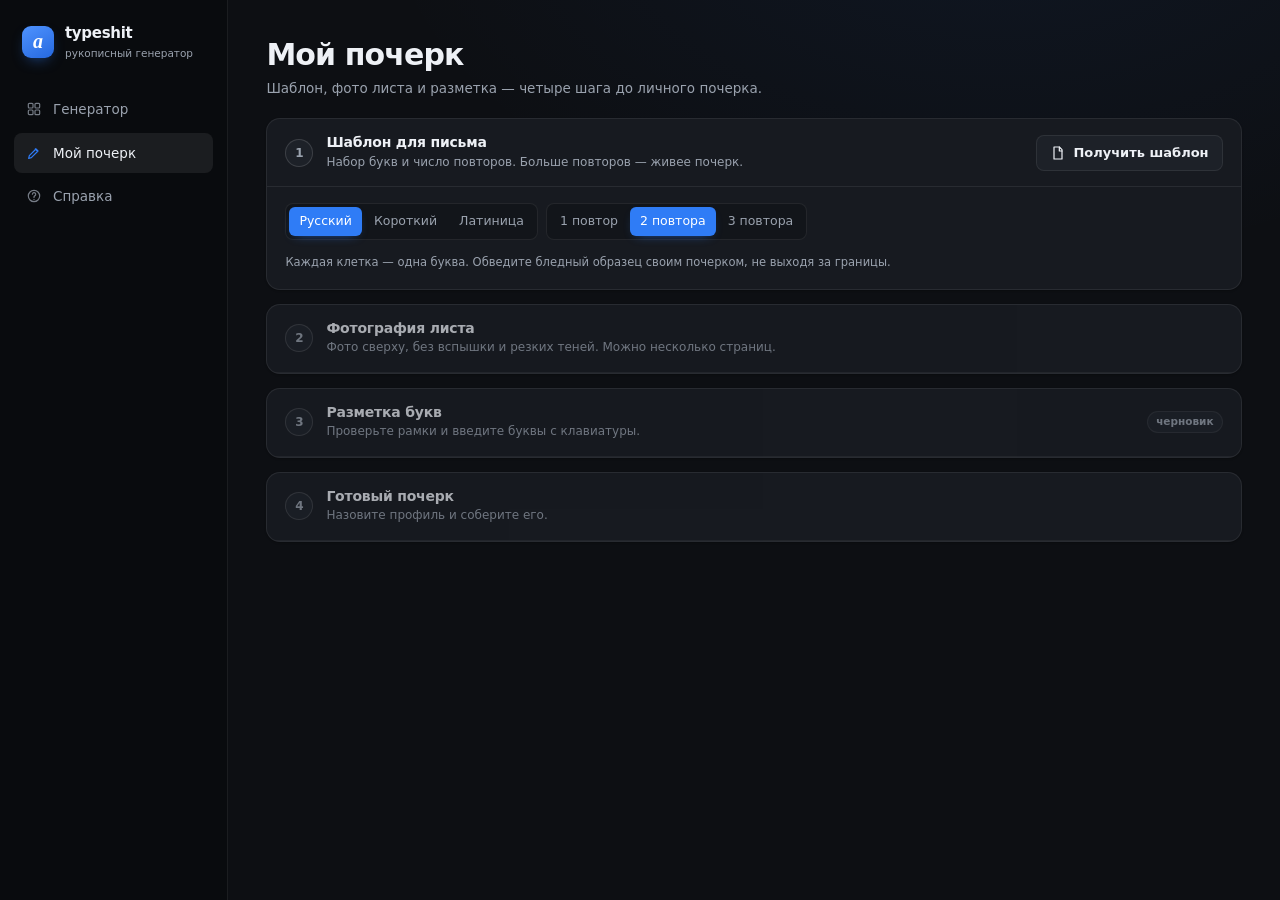
<file: internal/webui/static/handwriting.html>
<!doctype html>
<html lang="ru">
<head>
<meta charset="utf-8">
<meta name="viewport" content="width=device-width, initial-scale=1">
<title>Свой почерк: шаблон, фото, разметка — typeshit</title>
<meta name="description" content="Снимите свой почерк: распечатайте шаблон, напишите буквы, сфотографируйте лист и разметьте ячейки. Генератор будет писать вашим почерком.">
<meta name="color-scheme" content="dark">
<link rel="icon" href="data:image/svg+xml,%3Csvg xmlns='http://www.w3.org/2000/svg' viewBox='0 0 32 32'%3E%3Crect width='32' height='32' rx='8' fill='%232f7cf6'/%3E%3Ctext x='16' y='23' font-size='19' text-anchor='middle' fill='%23fff' font-family='Georgia,serif' font-style='italic'%3Eа%3C/text%3E%3C/svg%3E">
<link rel="stylesheet" href="app.css?v=3">
</head>
<body>

<noscript><div class="app-main"><div class="panel"><div class="panel-body"><p><strong>Нужен JavaScript.</strong> Студия разметки работает на JavaScript: без него не получится отметить буквы на фото.</p></div></div></div></noscript>

<div class="app-shell">
  <aside class="sidebar no-print">
    <a class="brand" href="index.html" aria-label="typeshit — на главную">
      <span class="brand-mark" aria-hidden="true">а</span>
      <span class="brand-text">typeshit<small>рукописный генератор</small></span>
    </a>
    <nav class="side-nav" aria-label="Основная навигация">
      <a href="index.html" data-icon="grid"><span>Генератор</span></a>
      <a href="handwriting.html" aria-current="page" data-icon="pen"><span>Мой почерк</span></a>
      <a href="help.html" data-icon="help"><span>Справка</span></a>
    </nav>
  </aside>

  <main class="app-main">
    <header class="page-top no-print">
      <div>
        <h1>Мой почерк</h1>
        <p class="page-sub">Шаблон, фото листа и разметка — четыре шага до личного почерка.</p>
      </div>
    </header>

    <div class="steps">

      <!-- 1 -->
      <section class="panel step" id="step1">
        <div class="step-head">
          <span class="step-num">1</span>
          <div>
            <h2>Шаблон для письма</h2>
            <div class="sub">Набор букв и число повторов. Больше повторов — живее почерк.</div>
          </div>
          <span class="spacer"></span>
          <button type="button" class="btn" id="btn-template" data-icon="file">Получить шаблон</button>
        </div>
        <div class="step-body">
          <div class="step-tools">
            <div class="seg" id="seg-lang" role="group" aria-label="Набор символов">
              <button type="button" data-value="ru" aria-pressed="true">Русский</button>
              <button type="button" data-value="ru-short" aria-pressed="false">Короткий</button>
              <button type="button" data-value="latin" aria-pressed="false">Латиница</button>
            </div>
            <div class="seg" id="seg-reps" role="group" aria-label="Повторов на букву">
              <button type="button" data-value="1" aria-pressed="false">1 повтор</button>
              <button type="button" data-value="2" aria-pressed="true">2 повтора</button>
              <button type="button" data-value="3" aria-pressed="false">3 повтора</button>
            </div>
            <button type="button" class="btn hidden" id="btn-print" data-icon="print">Печать</button>
          </div>
          <div class="template-grid" id="template-grid"></div>
          <p class="hint" id="template-hint">Каждая клетка — одна буква. Обведите бледный образец своим почерком, не выходя за границы.</p>
        </div>
      </section>

      <!-- 2 -->
      <section class="panel step locked" id="step2">
        <div class="step-head">
          <span class="step-num">2</span>
          <div>
            <h2>Фотография листа</h2>
            <div class="sub">Фото сверху, без вспышки и резких теней. Можно несколько страниц.</div>
          </div>
        </div>
        <div class="step-body">
          <div class="dropzone" id="dropzone" tabindex="0" role="button"
               aria-label="Загрузить фотографию заполненного шаблона">
            <span class="drop-icon" data-icon="upload" data-icon-size="17" aria-hidden="true"></span>
            <p><strong>Перетащите фото сюда</strong> или нажмите, чтобы выбрать файл</p>
            <p class="hint">PNG, JPEG или WebP до 20 МБ</p>
          </div>
          <input type="file" id="file-input" accept="image/*" capture="environment" multiple class="hidden">
          <p class="hint" id="upload-status" style="margin-top:10px"></p>
        </div>
      </section>

      <!-- 3 -->
      <section class="panel step locked" id="step3">
        <div class="step-head">
          <span class="step-num">3</span>
          <div>
            <h2>Разметка букв</h2>
            <div class="sub">Проверьте рамки и введите буквы с клавиатуры.</div>
          </div>
          <span class="spacer"></span>
          <span class="badge" id="markup-state">черновик</span>
        </div>
        <div class="step-body flush">
          <div class="markup">
            <div class="canvas-wrap" id="canvas-wrap">
              <div class="sheet-tabs" id="sheet-tabs" hidden></div>
              <div class="canvas-toolbar">
                <button type="button" class="btn btn-sm btn-icon" id="btn-add-cell" data-icon="plus" title="Добавить ячейку (Shift + протянуть)" aria-label="Добавить ячейку"></button>
                <button type="button" class="btn btn-sm btn-icon" id="btn-undo" data-icon="undo" title="Отменить (Ctrl+Z)" aria-label="Отменить"></button>
                <button type="button" class="btn btn-sm btn-icon" id="btn-redo" data-icon="redo" title="Вернуть (Ctrl+Shift+Z)" aria-label="Вернуть"></button>
                <button type="button" class="btn btn-sm btn-icon" id="btn-fit" data-icon="refresh" title="Вписать лист" aria-label="Вписать лист"></button>
              </div>
              <canvas id="canvas"></canvas>
              <div class="canvas-hint" id="canvas-hint">Клик — выбрать · Shift + протянуть — новая ячейка · колесо — масштаб</div>
            </div>
            <aside class="side">
              <div class="side-head">
                <div class="side-row">
                  <strong>Ячейки</strong>
                  <span class="badge" id="cells-count">0</span>
                  <span class="spacer"></span>
                  <span class="side-zoom"><span data-icon="zoomIn" data-icon-size="12" aria-hidden="true"></span><span id="zoom-label">100%</span></span>
                </div>
                <div class="progress" style="margin-top:8px"><i id="cells-progress"></i></div>
              </div>
              <div class="side-body">
                <div class="inspector" id="inspector"></div>
                <div class="divider"></div>
                <h4 style="margin-bottom:8px">Буквы в разметке</h4>
                <div class="char-list" id="char-list"></div>
                <div class="divider"></div>
                <h4 style="margin-bottom:8px">Проверка</h4>
                <div class="report" id="report"></div>
              </div>
              <div class="side-foot">
                <button type="button" class="btn btn-sm btn-block" id="btn-save-cells" data-icon="check">Сохранить разметку</button>
                <p class="hint" style="margin:0">Черновик хранится в браузере — можно закрыть вкладку и вернуться.</p>
              </div>
            </aside>
          </div>
        </div>
      </section>

      <!-- 4 -->
      <section class="panel step locked" id="step4">
        <div class="step-head">
          <span class="step-num">4</span>
          <div>
            <h2>Готовый почерк</h2>
            <div class="sub">Назовите профиль и соберите его.</div>
          </div>
        </div>
        <div class="step-body">
          <div class="step-tools">
            <div class="field" style="flex:1; min-width:220px">
              <label for="profile-name">Название</label>
              <input type="text" id="profile-name" placeholder="Например: мой почерк, шариковая" autocomplete="off">
            </div>
            <button type="button" class="btn btn-primary" id="btn-commit" data-icon="wand">Создать почерк</button>
          </div>
          <div id="commit-result"></div>
        </div>
      </section>

    </div>
  </main>
</div>

<div class="toasts" aria-live="polite" role="status"></div>
<div class="print-only" id="print-area"></div>

<script src="js/api.js?v=3" defer></script>
<script src="js/studio.js?v=3" defer></script>
</body>
</html>
</file>
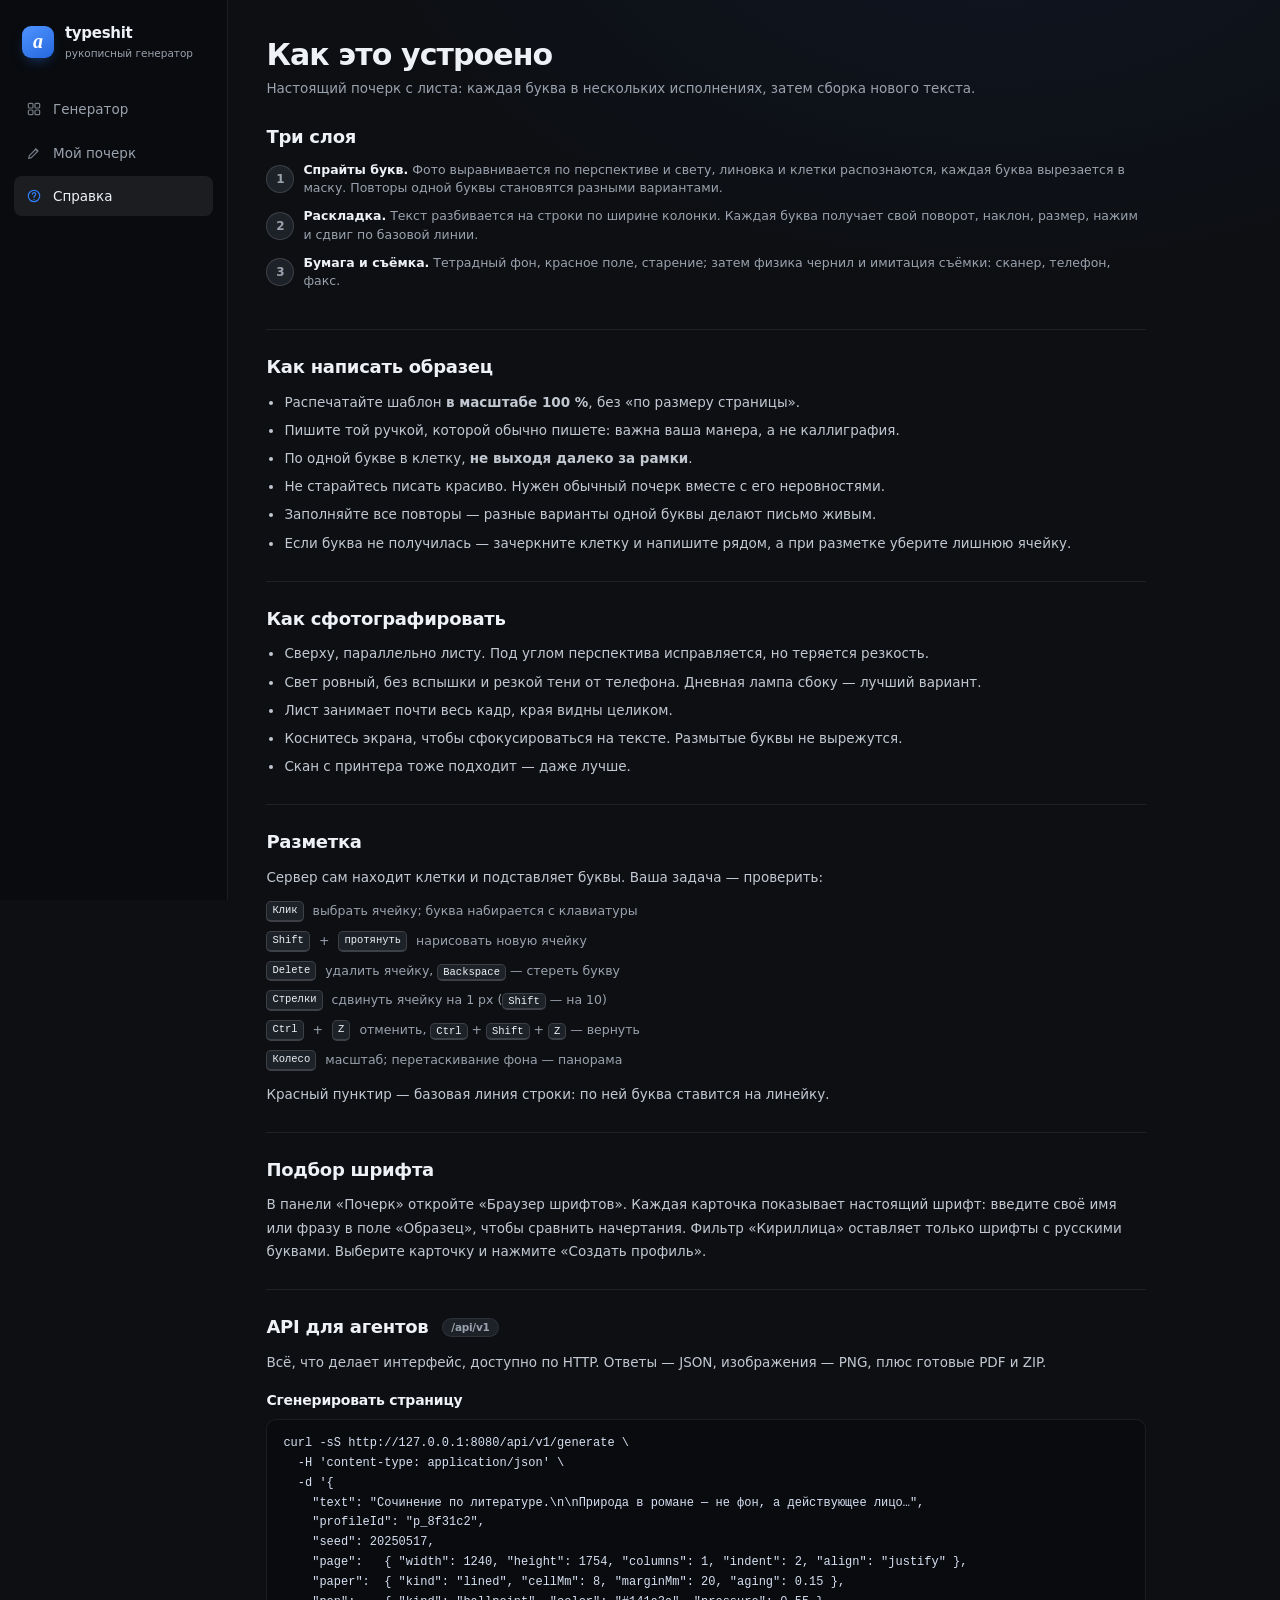
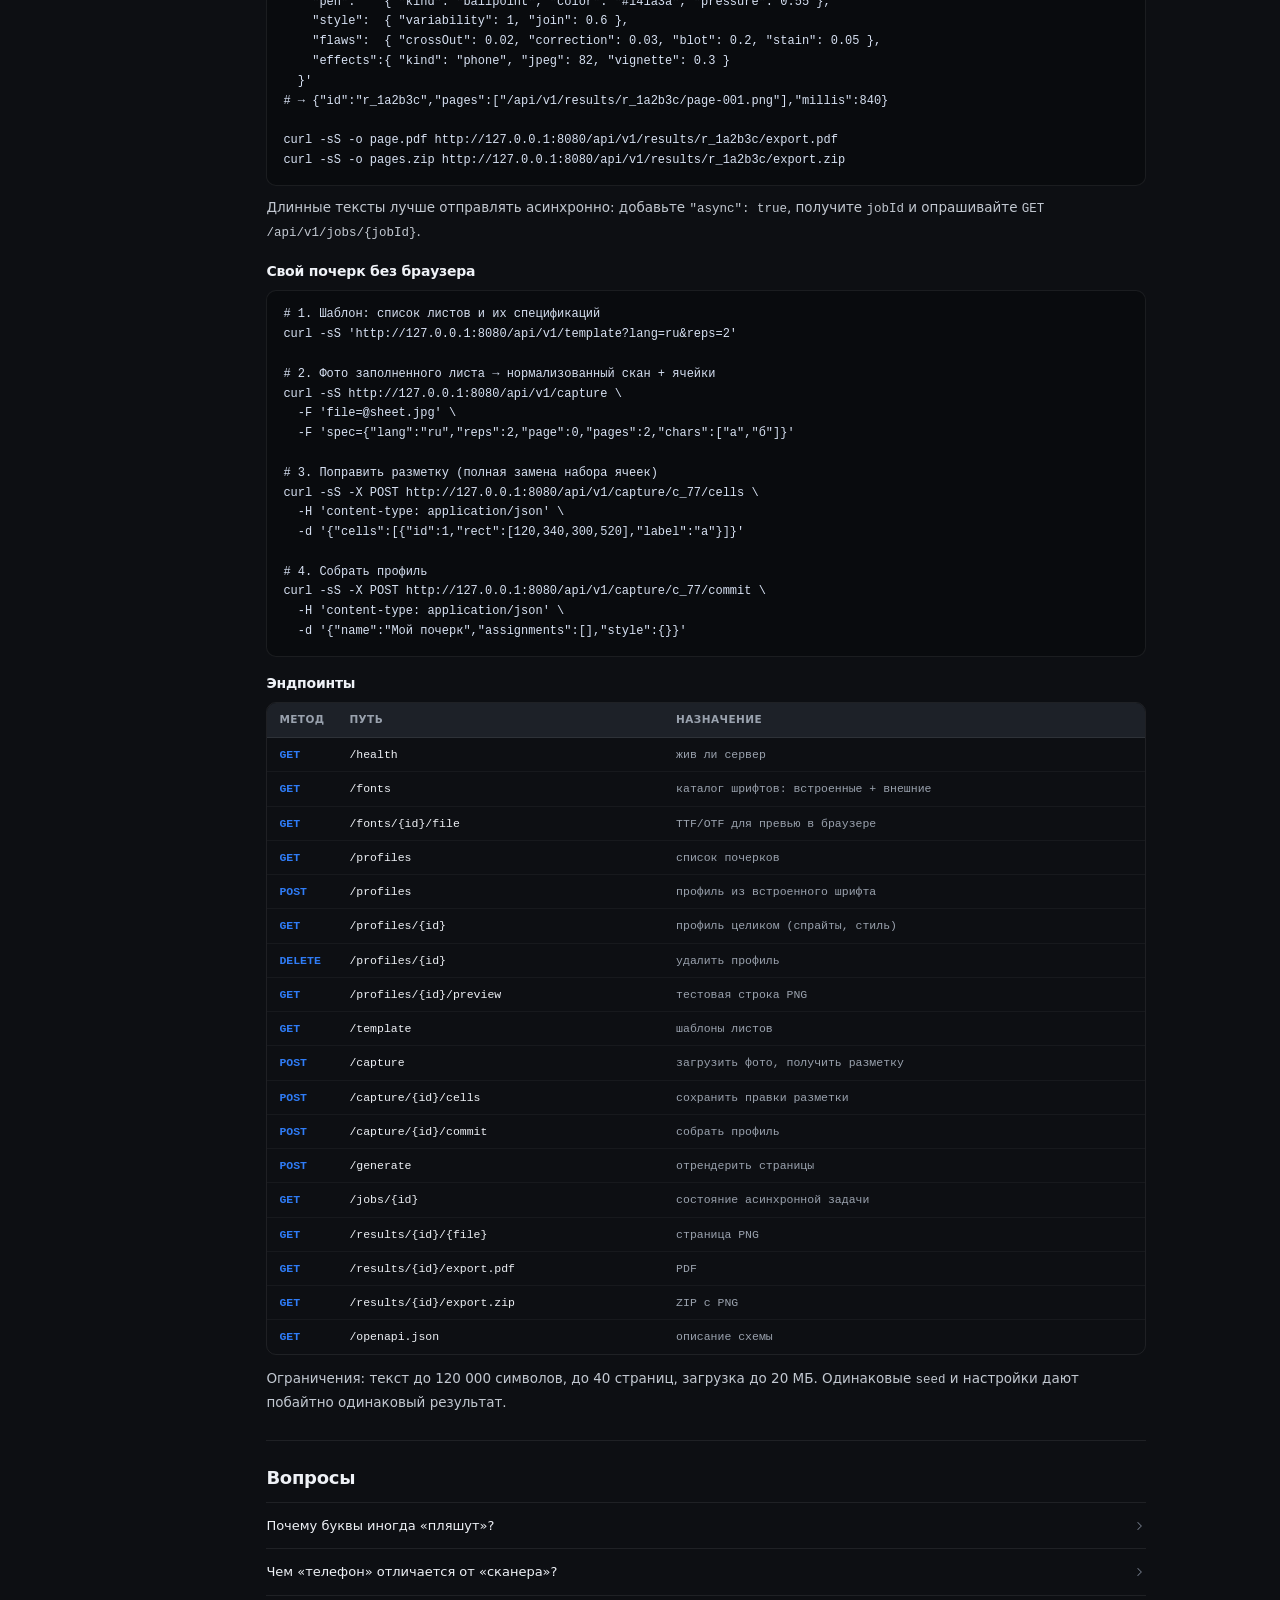
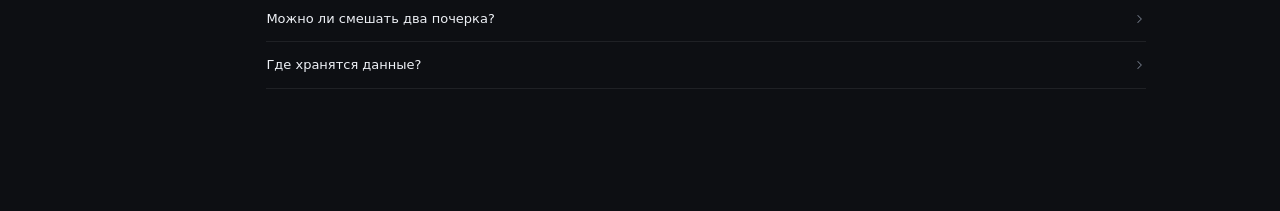
<file: internal/webui/static/help.html>
<!doctype html>
<html lang="ru">
<head>
<meta charset="utf-8">
<meta name="viewport" content="width=device-width, initial-scale=1">
<title>Справка — typeshit</title>
<meta name="description" content="Как снять свой почерк, как сфотографировать лист и как вызывать API генератора рукописных страниц.">
<meta name="color-scheme" content="dark">
<link rel="icon" href="data:image/svg+xml,%3Csvg xmlns='http://www.w3.org/2000/svg' viewBox='0 0 32 32'%3E%3Crect width='32' height='32' rx='8' fill='%232f7cf6'/%3E%3Ctext x='16' y='23' font-size='19' text-anchor='middle' fill='%23fff' font-family='Georgia,serif' font-style='italic'%3Eа%3C/text%3E%3C/svg%3E">
<link rel="stylesheet" href="app.css?v=3">
</head>
<body>

<div class="app-shell">
  <aside class="sidebar no-print">
    <a class="brand" href="index.html" aria-label="typeshit — на главную">
      <span class="brand-mark" aria-hidden="true">а</span>
      <span class="brand-text">typeshit<small>рукописный генератор</small></span>
    </a>
    <nav class="side-nav" aria-label="Основная навигация">
      <a href="index.html" data-icon="grid"><span>Генератор</span></a>
      <a href="handwriting.html" data-icon="pen"><span>Мой почерк</span></a>
      <a href="help.html" aria-current="page" data-icon="help"><span>Справка</span></a>
    </nav>
  </aside>

  <main class="app-main">
    <header class="page-top">
      <div>
        <h1>Как это устроено</h1>
        <p class="page-sub">Настоящий почерк с листа: каждая буква в нескольких исполнениях, затем сборка нового текста.</p>
      </div>
    </header>

    <article class="doc">

      <section class="doc-section">
        <h2>Три слоя</h2>
        <div class="steps-legend">
          <div class="item"><span class="step-num">1</span><div><strong>Спрайты букв.</strong> Фото выравнивается по перспективе и свету, линовка и клетки распознаются, каждая буква вырезается в маску. Повторы одной буквы становятся разными вариантами.</div></div>
          <div class="item"><span class="step-num">2</span><div><strong>Раскладка.</strong> Текст разбивается на строки по ширине колонки. Каждая буква получает свой поворот, наклон, размер, нажим и сдвиг по базовой линии.</div></div>
          <div class="item"><span class="step-num">3</span><div><strong>Бумага и съёмка.</strong> Тетрадный фон, красное поле, старение; затем физика чернил и имитация съёмки: сканер, телефон, факс.</div></div>
        </div>
      </section>

      <section class="doc-section">
        <h2>Как написать образец</h2>
        <ul>
          <li>Распечатайте шаблон <strong>в масштабе 100 %</strong>, без «по размеру страницы».</li>
          <li>Пишите той ручкой, которой обычно пишете: важна ваша манера, а не каллиграфия.</li>
          <li>По одной букве в клетку, <strong>не выходя далеко за рамки</strong>.</li>
          <li>Не старайтесь писать красиво. Нужен обычный почерк вместе с его неровностями.</li>
          <li>Заполняйте все повторы — разные варианты одной буквы делают письмо живым.</li>
          <li>Если буква не получилась — зачеркните клетку и напишите рядом, а при разметке уберите лишнюю ячейку.</li>
        </ul>
      </section>

      <section class="doc-section">
        <h2>Как сфотографировать</h2>
        <ul>
          <li>Сверху, параллельно листу. Под углом перспектива исправляется, но теряется резкость.</li>
          <li>Свет ровный, без вспышки и резкой тени от телефона. Дневная лампа сбоку — лучший вариант.</li>
          <li>Лист занимает почти весь кадр, края видны целиком.</li>
          <li>Коснитесь экрана, чтобы сфокусироваться на тексте. Размытые буквы не вырежутся.</li>
          <li>Скан с принтера тоже подходит — даже лучше.</li>
        </ul>
      </section>

      <section class="doc-section">
        <h2>Разметка</h2>
        <p>Сервер сам находит клетки и подставляет буквы. Ваша задача — проверить:</p>
        <div class="steps-legend">
          <div class="item"><span class="kbd">Клик</span><div>выбрать ячейку; буква набирается с клавиатуры</div></div>
          <div class="item"><span class="kbd">Shift</span> + <span class="kbd">протянуть</span><div>нарисовать новую ячейку</div></div>
          <div class="item"><span class="kbd">Delete</span><div>удалить ячейку, <span class="kbd">Backspace</span> — стереть букву</div></div>
          <div class="item"><span class="kbd">Стрелки</span><div>сдвинуть ячейку на 1 px (<span class="kbd">Shift</span> — на 10)</div></div>
          <div class="item"><span class="kbd">Ctrl</span> + <span class="kbd">Z</span><div>отменить, <span class="kbd">Ctrl</span> + <span class="kbd">Shift</span> + <span class="kbd">Z</span> — вернуть</div></div>
          <div class="item"><span class="kbd">Колесо</span><div>масштаб; перетаскивание фона — панорама</div></div>
        </div>
        <p class="hint">Красный пунктир — базовая линия строки: по ней буква ставится на линейку.</p>
      </section>

      <section class="doc-section">
        <h2>Подбор шрифта</h2>
        <p>В панели «Почерк» откройте «Браузер шрифтов». Каждая карточка показывает настоящий шрифт: введите своё имя или фразу в поле «Образец», чтобы сравнить начертания. Фильтр «Кириллица» оставляет только шрифты с русскими буквами. Выберите карточку и нажмите «Создать профиль».</p>
      </section>

      <section class="doc-section">
        <h2>API для агентов <span class="badge" style="margin-left:8px; vertical-align:2px">/api/v1</span></h2>
        <p class="hint">Всё, что делает интерфейс, доступно по HTTP. Ответы — JSON, изображения — PNG, плюс готовые PDF и ZIP.</p>

        <h3 style="margin:18px 0 6px">Сгенерировать страницу</h3>
        <pre class="code">curl -sS http://127.0.0.1:8080/api/v1/generate \
  -H 'content-type: application/json' \
  -d '{
    "text": "Сочинение по литературе.\n\nПрирода в романе — не фон, а действующее лицо…",
    "profileId": "p_8f31c2",
    "seed": 20250517,
    "page":   { "width": 1240, "height": 1754, "columns": 1, "indent": 2, "align": "justify" },
    "paper":  { "kind": "lined", "cellMm": 8, "marginMm": 20, "aging": 0.15 },
    "pen":    { "kind": "ballpoint", "color": "#141a3a", "pressure": 0.55 },
    "style":  { "variability": 1, "join": 0.6 },
    "flaws":  { "crossOut": 0.02, "correction": 0.03, "blot": 0.2, "stain": 0.05 },
    "effects":{ "kind": "phone", "jpeg": 82, "vignette": 0.3 }
  }'
# → {"id":"r_1a2b3c","pages":["/api/v1/results/r_1a2b3c/page-001.png"],"millis":840}

curl -sS -o page.pdf http://127.0.0.1:8080/api/v1/results/r_1a2b3c/export.pdf
curl -sS -o pages.zip http://127.0.0.1:8080/api/v1/results/r_1a2b3c/export.zip</pre>

        <p class="hint">Длинные тексты лучше отправлять асинхронно: добавьте <span class="mono">"async": true</span>, получите <span class="mono">jobId</span> и опрашивайте <span class="mono">GET /api/v1/jobs/{jobId}</span>.</p>

        <h3 style="margin:18px 0 6px">Свой почерк без браузера</h3>
        <pre class="code"># 1. Шаблон: список листов и их спецификаций
curl -sS 'http://127.0.0.1:8080/api/v1/template?lang=ru&amp;reps=2'

# 2. Фото заполненного листа → нормализованный скан + ячейки
curl -sS http://127.0.0.1:8080/api/v1/capture \
  -F 'file=@sheet.jpg' \
  -F 'spec={"lang":"ru","reps":2,"page":0,"pages":2,"chars":["а","б"]}'

# 3. Поправить разметку (полная замена набора ячеек)
curl -sS -X POST http://127.0.0.1:8080/api/v1/capture/c_77/cells \
  -H 'content-type: application/json' \
  -d '{"cells":[{"id":1,"rect":[120,340,300,520],"label":"а"}]}'

# 4. Собрать профиль
curl -sS -X POST http://127.0.0.1:8080/api/v1/capture/c_77/commit \
  -H 'content-type: application/json' \
  -d '{"name":"Мой почерк","assignments":[],"style":{}}'</pre>

        <h3 style="margin:18px 0 6px">Эндпоинты</h3>
        <div class="table-wrap">
          <table class="api-table">
            <thead>
              <tr><th>Метод</th><th>Путь</th><th>Назначение</th></tr>
            </thead>
            <tbody id="api-table">
              <tr><td>GET</td><td>/health</td><td>жив ли сервер</td></tr>
              <tr><td>GET</td><td>/fonts</td><td>каталог шрифтов: встроенные + внешние</td></tr>
              <tr><td>GET</td><td>/fonts/{id}/file</td><td>TTF/OTF для превью в браузере</td></tr>
              <tr><td>GET</td><td>/profiles</td><td>список почерков</td></tr>
              <tr><td>POST</td><td>/profiles</td><td>профиль из встроенного шрифта</td></tr>
              <tr><td>GET</td><td>/profiles/{id}</td><td>профиль целиком (спрайты, стиль)</td></tr>
              <tr><td>DELETE</td><td>/profiles/{id}</td><td>удалить профиль</td></tr>
              <tr><td>GET</td><td>/profiles/{id}/preview</td><td>тестовая строка PNG</td></tr>
              <tr><td>GET</td><td>/template</td><td>шаблоны листов</td></tr>
              <tr><td>POST</td><td>/capture</td><td>загрузить фото, получить разметку</td></tr>
              <tr><td>POST</td><td>/capture/{id}/cells</td><td>сохранить правки разметки</td></tr>
              <tr><td>POST</td><td>/capture/{id}/commit</td><td>собрать профиль</td></tr>
              <tr><td>POST</td><td>/generate</td><td>отрендерить страницы</td></tr>
              <tr><td>GET</td><td>/jobs/{id}</td><td>состояние асинхронной задачи</td></tr>
              <tr><td>GET</td><td>/results/{id}/{file}</td><td>страница PNG</td></tr>
              <tr><td>GET</td><td>/results/{id}/export.pdf</td><td>PDF</td></tr>
              <tr><td>GET</td><td>/results/{id}/export.zip</td><td>ZIP с PNG</td></tr>
              <tr><td>GET</td><td>/openapi.json</td><td>описание схемы</td></tr>
            </tbody>
          </table>
        </div>
        <p class="hint" style="margin-top:12px">Ограничения: текст до 120 000 символов, до 40 страниц, загрузка до 20 МБ. Одинаковые <span class="mono">seed</span> и настройки дают побайтно одинаковый результат.</p>
      </section>

      <section class="doc-section">
        <h2>Вопросы</h2>
        <div class="faq">
          <details>
            <summary>Почему буквы иногда «пляшут»?<span class="chev" data-icon="right" data-icon-size="14"></span></summary>
            <div class="answer"><p>Так работает разброс: у каждой буквы свой поворот и сдвиг, у строки — собственное дрожание. Уменьшите «Разброс» в группе «Стиль письма», если нужно ровнее.</p></div>
          </details>
          <details>
            <summary>Чем «телефон» отличается от «сканера»?<span class="chev" data-icon="right" data-icon-size="14"></span></summary>
            <div class="answer"><p>«Сканер» выбеливает бумагу, добавляет пыль и полосы. «Телефон» наклоняет лист, добавляет перспективу, виньетку, тень и артефакты JPEG.</p></div>
          </details>
          <details>
            <summary>Можно ли смешать два почерка?<span class="chev" data-icon="right" data-icon-size="14"></span></summary>
            <div class="answer"><p>Возьмите лист с буквами, которые хотите взять из другого почерка, и создайте профиль только с ними. Пока профиль один на страницу.</p></div>
          </details>
          <details>
            <summary>Где хранятся данные?<span class="chev" data-icon="right" data-icon-size="14"></span></summary>
            <div class="answer"><p>Всё локально: <span class="mono">data/profiles</span> — почерки, <span class="mono">data/captures</span> — сканы и разметка, <span class="mono">data/results</span> — готовые страницы. Внешних сервисов нет.</p></div>
          </details>
        </div>
      </section>

    </article>
  </main>
</div>

<div class="toasts" aria-live="polite" role="status"></div>
<script src="js/api.js?v=3" defer></script>
<script defer>
  document.addEventListener("DOMContentLoaded", function () { window.App.applyIcons(document); });
</script>
</body>
</html>
</file>
<file: internal/webui/static/app.css>
/* typeshit — handwriting generator UI
   Dark workspace, one accent, flat panels. No external fonts or frameworks. */

:root {
  color-scheme: dark;

  --bg: #0d0f13;
  --bg-deep: #090b0e;
  --surface: #171a20;
  --surface-2: #1d2128;
  --surface-3: #252a33;
  --surface-4: #2e3440;
  --input: #12151a;
  --line: rgba(255, 255, 255, .075);
  --line-strong: rgba(255, 255, 255, .14);
  --text: #eef1f6;
  --muted: #9aa2ae;
  --faint: #707886;
  --accent: #2f7cf6;
  --accent-hover: #4a8dff;
  --accent-soft: rgba(47, 124, 246, .14);
  --accent-ring: rgba(47, 124, 246, .28);
  --ok: #5bc79a;
  --warn: #e5b15d;
  --err: #ee817a;
  --focus: #5b93ff;
  --ink: #141a3a;

  --s1: 4px;
  --s2: 8px;
  --s3: 12px;
  --s4: 16px;
  --s5: 24px;
  --s6: 32px;
  --s7: 48px;

  --r-xs: 6px;
  --r-sm: 8px;
  --r: 10px;
  --r-md: 14px;
  --r-lg: 18px;

  --shadow-sm: 0 1px 2px rgba(0, 0, 0, .25);
  --shadow: 0 20px 55px -28px rgba(0, 0, 0, .9);
  --sidebar-w: 228px;

  --font: ui-sans-serif, system-ui, -apple-system, "Segoe UI", Roboto, "Helvetica Neue", Arial, "Noto Sans", sans-serif;
  --mono: ui-monospace, SFMono-Regular, "SF Mono", Menlo, Consolas, "Liberation Mono", monospace;
}

* { box-sizing: border-box; }

html { background: var(--bg); }

html, body {
  margin: 0;
  padding: 0;
  min-height: 100%;
  color: var(--text);
  font-family: var(--font);
  font-size: 15px;
  line-height: 1.5;
  -webkit-text-size-adjust: 100%;
}

body {
  background:
    radial-gradient(900px 540px at 78% -12%, rgba(47, 124, 246, .07), transparent 70%),
    var(--bg);
  background-attachment: fixed;
}

* {
  scrollbar-width: thin;
  scrollbar-color: #303641 transparent;
}
::-webkit-scrollbar { width: 10px; height: 10px; }
::-webkit-scrollbar-track { background: transparent; }
::-webkit-scrollbar-thumb {
  background: #2b313b;
  border: 3px solid var(--bg);
  border-radius: 99px;
}
::-webkit-scrollbar-thumb:hover { background: #3a4250; }

a { color: var(--text); text-decoration: none; }
a:hover { color: #fff; }

h1, h2, h3, h4 { margin: 0; font-weight: 650; letter-spacing: -.015em; line-height: 1.25; }
h1 { font-size: clamp(24px, 2.4vw, 30px); letter-spacing: -.03em; }
h2 { font-size: 16px; }
h3 { font-size: 14px; }
h4 { font-size: 13px; }
p { margin: 0 0 var(--s3); }
p:last-child { margin-bottom: 0; }

button, input, select, textarea { font-family: inherit; }

:focus-visible {
  outline: 2px solid var(--focus);
  outline-offset: 2px;
  border-radius: 4px;
}
::selection { background: rgba(47, 124, 246, .32); }
::placeholder { color: var(--faint); opacity: 1; }

.hidden { display: none !important; }
.muted { color: var(--muted); }
.nowrap { white-space: nowrap; }
.spacer { margin-left: auto; }

/* ------------------------------------------------------------------ shell */

.app-shell {
  display: grid;
  grid-template-columns: var(--sidebar-w) minmax(0, 1fr);
  min-height: 100vh;
}

.sidebar {
  position: sticky;
  top: 0;
  z-index: 40;
  display: flex;
  flex-direction: column;
  gap: 26px;
  height: 100vh;
  padding: 20px 14px;
  background: var(--bg-deep);
  border-right: 1px solid var(--line);
}

.brand {
  display: flex;
  align-items: center;
  gap: 11px;
  padding: 2px 8px;
  color: var(--text);
  text-decoration: none;
  border-radius: var(--r);
}
.brand:hover { color: var(--text); }
.brand-mark {
  display: grid;
  place-items: center;
  width: 32px;
  height: 32px;
  flex: none;
  border-radius: 9px;
  background: linear-gradient(150deg, #4f93ff, #2568df);
  color: #fff;
  font-family: Georgia, "Times New Roman", serif;
  font-style: italic;
  font-size: 20px;
  font-weight: 700;
  line-height: 1;
  padding-bottom: 2px;
  box-shadow: 0 6px 16px -8px rgba(47, 124, 246, .9);
}
.brand-text {
  display: block;
  font-size: 15px;
  font-weight: 680;
  letter-spacing: -.02em;
}
.brand-text small {
  display: block;
  margin-top: 1px;
  font-size: 10.5px;
  font-weight: 500;
  letter-spacing: 0;
  color: var(--muted);
}

.side-nav { display: flex; flex-direction: column; gap: 3px; }
.side-nav a {
  display: flex;
  align-items: center;
  gap: 11px;
  padding: 10px 12px;
  border-radius: var(--r-sm);
  color: var(--muted);
  font-size: 13.5px;
  font-weight: 540;
  text-decoration: none;
  transition: background .14s ease, color .14s ease;
}
.side-nav a svg { flex: none; opacity: .75; }
.side-nav a:hover { background: rgba(255, 255, 255, .045); color: var(--text); }
.side-nav a[aria-current="page"] { background: rgba(255, 255, 255, .075); color: var(--text); }
.side-nav a[aria-current="page"] svg { color: var(--accent); opacity: 1; }

.app-main {
  width: 100%;
  max-width: 1520px;
  min-width: 0;
  margin: 0 auto;
  padding: 0 clamp(18px, 3vw, 40px) 56px;
}

.page-top {
  display: flex;
  align-items: flex-end;
  justify-content: space-between;
  gap: var(--s4);
  padding: clamp(22px, 3.4vw, 36px) 0 20px;
}
.page-top h1 { margin: 0; }
.page-sub {
  margin: 5px 0 0;
  color: var(--muted);
  font-size: 13.5px;
  line-height: 1.45;
}

/* ------------------------------------------------------------------ buttons */

.btn {
  display: inline-flex;
  align-items: center;
  justify-content: center;
  gap: 7px;
  min-height: 36px;
  padding: 7px 13px;
  border-radius: var(--r-sm);
  border: 1px solid var(--line);
  background: var(--surface-2);
  color: var(--text);
  font: inherit;
  font-size: 13px;
  font-weight: 550;
  line-height: 1.2;
  cursor: pointer;
  text-decoration: none;
  white-space: nowrap;
  user-select: none;
  transition: background .13s ease, border-color .13s ease, color .13s ease, transform .06s ease, opacity .13s ease;
}
.btn:hover { background: var(--surface-3); border-color: var(--line-strong); color: var(--text); }
.btn:active { transform: translateY(1px); }
.btn[disabled], .btn[aria-disabled="true"] { opacity: .5; cursor: not-allowed; transform: none; }
.btn svg { flex: none; }

.btn-primary {
  background: var(--accent);
  border-color: var(--accent);
  color: #fff;
  box-shadow: 0 8px 20px -12px rgba(47, 124, 246, .9);
}
.btn-primary:hover { background: var(--accent-hover); border-color: var(--accent-hover); color: #fff; }

.btn-quiet, .btn-ghost {
  background: transparent;
  border-color: transparent;
  color: var(--muted);
}
.btn-quiet:hover, .btn-ghost:hover { background: rgba(255, 255, 255, .06); color: var(--text); }

.btn-danger { color: var(--err); }
.btn-danger:hover { background: rgba(238, 129, 122, .1); color: var(--err); }

.btn-sm { min-height: 30px; padding: 5px 10px; font-size: 12.5px; }
.btn-lg { min-height: 44px; padding: 10px 18px; font-size: 14px; }
.btn-block { width: 100%; }
.btn-icon { width: 36px; padding: 0; }
.btn-icon.btn-sm { width: 30px; }

.btn-group { display: flex; flex-wrap: wrap; align-items: center; gap: var(--s2); }

/* ------------------------------------------------------------------ forms */

.field { display: flex; flex-direction: column; gap: 6px; }
.field > label, .label {
  color: var(--muted);
  font-size: 12px;
  font-weight: 550;
}
.label-input .label { white-space: nowrap; }

input[type="text"],
input[type="number"],
input[type="search"],
textarea,
select {
  width: 100%;
  padding: 9px 11px;
  border: 1px solid var(--line);
  border-radius: var(--r-sm);
  background: var(--input);
  color: var(--text);
  font: inherit;
  font-size: 13.5px;
  transition: border-color .13s ease, box-shadow .13s ease, background .13s ease;
}
input[type="text"]:focus,
input[type="number"]:focus,
input[type="search"]:focus,
textarea:focus,
select:focus {
  outline: none;
  border-color: var(--accent);
  background: #14181e;
  box-shadow: 0 0 0 3px var(--accent-ring);
}
textarea { resize: vertical; line-height: 1.6; }
select {
  appearance: none;
  background-image:
    linear-gradient(45deg, transparent 50%, var(--muted) 50%),
    linear-gradient(135deg, var(--muted) 50%, transparent 50%);
  background-position: calc(100% - 17px) 55%, calc(100% - 12px) 55%;
  background-size: 5px 5px, 5px 5px;
  background-repeat: no-repeat;
  padding-right: 32px;
}

.hint { color: var(--muted); font-size: 11.5px; line-height: 1.5; }
.panel-note { padding: 0 16px 14px; }

input[type="range"] {
  -webkit-appearance: none;
  appearance: none;
  height: 20px;
  background: transparent;
  cursor: pointer;
  accent-color: var(--accent);
}
input[type="range"]::-webkit-slider-runnable-track {
  height: 4px;
  border-radius: 99px;
  background: var(--surface-3);
}
input[type="range"]::-webkit-slider-thumb {
  -webkit-appearance: none;
  appearance: none;
  width: 15px;
  height: 15px;
  margin-top: -5.5px;
  border-radius: 50%;
  background: var(--accent);
  border: 2px solid var(--surface);
  box-shadow: 0 1px 5px rgba(0, 0, 0, .45);
}
input[type="range"]::-moz-range-track {
  height: 4px;
  border-radius: 99px;
  background: var(--surface-3);
}
input[type="range"]::-moz-range-thumb {
  width: 13px;
  height: 13px;
  border-radius: 50%;
  background: var(--accent);
  border: 2px solid var(--surface);
}
input[type="range"]:disabled { opacity: .4; cursor: default; }

.check {
  display: inline-flex;
  align-items: center;
  gap: 8px;
  font-size: 12px;
  color: var(--muted);
  cursor: pointer;
  user-select: none;
}
.check input {
  appearance: none;
  position: relative;
  width: 34px;
  height: 20px;
  flex: none;
  margin: 0;
  border: 1px solid var(--line-strong);
  border-radius: 99px;
  background: var(--surface-3);
  cursor: pointer;
  transition: background .15s ease, border-color .15s ease;
}
.check input::after {
  content: "";
  position: absolute;
  left: 2px;
  top: 2px;
  width: 14px;
  height: 14px;
  border-radius: 50%;
  background: #a9b0bb;
  transition: transform .15s ease, background .15s ease;
}
.check input:checked { background: var(--accent); border-color: var(--accent); }
.check input:checked::after { transform: translateX(14px); background: #fff; }

/* segmented control */
.seg {
  display: inline-flex;
  flex-wrap: wrap;
  gap: 2px;
  width: auto;
  padding: 3px;
  border: 1px solid var(--line);
  border-radius: var(--r-sm);
  background: var(--input);
}
.seg button {
  flex: 1 1 auto;
  min-height: 26px;
  border: 0;
  border-radius: 6px;
  background: transparent;
  color: var(--muted);
  font: inherit;
  font-size: 12.5px;
  font-weight: 530;
  padding: 5px 10px;
  cursor: pointer;
  white-space: nowrap;
  transition: background .13s ease, color .13s ease;
}
.seg button:hover { color: var(--text); background: rgba(255, 255, 255, .04); }
.seg button[aria-pressed="true"] {
  background: var(--accent);
  color: #fff;
  box-shadow: 0 4px 12px -7px rgba(47, 124, 246, .9);
}

/* colour swatches */
.swatches { display: flex; flex-wrap: wrap; gap: 7px; }
.swatch {
  width: 24px;
  height: 24px;
  padding: 0;
  border: 2px solid var(--surface);
  border-radius: 50%;
  box-shadow: 0 0 0 1px var(--line-strong);
  cursor: pointer;
}
.swatch[aria-pressed="true"] { box-shadow: 0 0 0 2px var(--accent); }

/* ------------------------------------------------------------------ panels */

.panel, .card {
  background: var(--surface);
  border: 1px solid var(--line);
  border-radius: var(--r-md);
  box-shadow: var(--shadow-sm);
}
.card + .card { margin-top: var(--s4); }

.panel-head, .card-head {
  display: flex;
  align-items: center;
  gap: var(--s3);
  min-height: 52px;
  padding: 12px 16px;
  border-bottom: 1px solid var(--line);
}
.panel-title { display: flex; align-items: baseline; gap: 9px; min-width: 0; }
.panel-title h2, .panel-title h3, .panel-head h2, .panel-head h3 { margin: 0; font-size: 13.5px; font-weight: 620; }
.panel-meta { color: var(--muted); font-size: 11.5px; font-variant-numeric: tabular-nums; white-space: nowrap; }
.panel-meta.warn { color: var(--warn); }
.panel-meta.err { color: var(--err); }
.panel-tools { display: flex; align-items: center; gap: 2px; margin-left: auto; }
.panel-head .spacer, .card-head .spacer { margin-left: auto; }
.card-head .sub, .step .sub, .commit-head .sub { color: var(--muted); font-size: 12px; line-height: 1.45; }

.panel-body, .card-body { padding: 16px; }
.panel-body.tight, .card-body.tight { padding: 10px 14px; }
.panel-foot, .card-foot {
  display: flex;
  flex-wrap: wrap;
  align-items: center;
  gap: var(--s3);
  padding: 12px 16px;
  border-top: 1px solid var(--line);
  background: transparent;
}

/* ------------------------------------------------------------------ generator */

.gen {
  display: grid;
  grid-template-columns: minmax(370px, 430px) minmax(0, 1fr);
  gap: 18px;
  align-items: start;
}
.gen-side { display: flex; flex-direction: column; gap: 14px; min-width: 0; }
.gen-side > .panel, .gen-side > .card { margin-top: 0; }

/* text */
#card-text .panel-body {
  display: flex;
  flex-direction: column;
  gap: 10px;
  padding: 14px;
}
.title-input {
  background: transparent !important;
  border-color: transparent !important;
  padding: 4px 4px 2px !important;
  font-size: 15px !important;
  font-weight: 580;
  border-radius: var(--r-xs) !important;
}
.title-input:hover { background: rgba(255, 255, 255, .03) !important; }
.title-input:focus {
  background: var(--input) !important;
  border-color: var(--accent) !important;
  box-shadow: 0 0 0 3px var(--accent-ring) !important;
}
.textarea-wrap { position: relative; }
.textarea-wrap textarea {
  display: block;
  min-height: 218px;
  max-height: 560px;
  font-size: 13px;
  line-height: 1.62;
  padding: 12px 13px;
  resize: vertical;
}
.textarea-wrap textarea.import-over {
  border-color: var(--accent);
  background: rgba(47, 124, 246, .06);
}

/* profiles */
.profiles {
  display: grid;
  grid-template-columns: repeat(auto-fit, minmax(170px, 1fr));
  gap: 7px;
  padding: 12px;
}
.profiles > .hint { grid-column: 1 / -1; padding: 6px 4px; }
.profile-card {
  display: grid;
  grid-template-columns: 48px minmax(0, 1fr);
  align-items: center;
  gap: 9px;
  min-height: 56px;
  padding: 6px;
  border: 1px solid transparent;
  border-radius: var(--r-sm);
  background: var(--surface-2);
  color: var(--text);
  text-align: left;
  font: inherit;
  cursor: pointer;
  overflow: hidden;
  transition: background .13s ease, border-color .13s ease, box-shadow .13s ease;
}
.profile-card:hover { background: var(--surface-3); }
.profile-card[aria-pressed="true"] {
  background: var(--accent-soft);
  border-color: var(--accent);
}
.profile-card .thumb {
  display: grid;
  place-items: center;
  width: 48px;
  height: 38px;
  border-radius: 5px;
  background: #f9f6ef center/cover no-repeat;
  color: #8a8275;
  font-size: 10px;
  overflow: hidden;
}
.profile-card .thumb img { width: 100%; height: 100%; object-fit: cover; object-position: left top; display: block; }
.profile-card .name {
  min-width: 0;
  font-size: 11.5px;
  font-weight: 590;
  white-space: nowrap;
  overflow: hidden;
  text-overflow: ellipsis;
}
.profile-card .meta {
  margin-top: 2px;
  color: var(--muted);
  font-size: 10px;
  white-space: nowrap;
  overflow: hidden;
  text-overflow: ellipsis;
}

.font-entry { padding: 0 12px 12px; }

/* settings accordion */
.settings { overflow: hidden; }
.group { border-bottom: 1px solid var(--line); }
.group:last-child { border-bottom: 0; }
.group > summary {
  display: flex;
  align-items: center;
  gap: var(--s2);
  padding: 13px 16px;
  font-size: 13px;
  font-weight: 590;
  list-style: none;
  cursor: pointer;
  user-select: none;
}
.group > summary::-webkit-details-marker { display: none; }
.group > summary:hover { background: rgba(255, 255, 255, .025); }
.group > summary .chev {
  display: inline-flex;
  margin-left: auto;
  color: var(--faint);
  transition: transform .15s ease;
}
.group[open] > summary .chev { transform: rotate(90deg); }
.group > summary .tag { display: none; }
.group-body { padding: 0 16px 10px; }

.control-row {
  display: grid;
  grid-template-columns: minmax(0, 1fr) auto;
  align-items: center;
  gap: 10px;
  padding: 8px 0;
  border-bottom: 1px solid rgba(255, 255, 255, .045);
}
.control-row:last-child { border-bottom: 0; }
.control-row.wide { grid-template-columns: minmax(0, 1fr); align-items: start; gap: 6px; }
.control-label {
  display: flex;
  align-items: center;
  gap: 6px;
  min-width: 0;
  color: var(--muted);
  font-size: 12px;
  font-weight: 500;
}
.control-body { display: flex; align-items: center; justify-content: flex-end; gap: var(--s2); }
.control-body > input[type="range"] { width: 168px; }
.control-row.wide .control-body { justify-content: stretch; }
.control-row.wide .control-body .seg { width: 100%; }
.control-row .val {
  padding: 1px 7px;
  border-radius: 5px;
  background: var(--surface-2);
  color: var(--text);
  font-size: 10.5px;
  font-weight: 550;
  font-variant-numeric: tabular-nums;
  white-space: nowrap;
}
.control-row .control-label .val.actionable {
  background: none;
  border: 0;
  border-bottom: 1px dotted currentColor;
  border-radius: 0;
  color: var(--accent);
  padding: 0 1px;
  cursor: pointer;
}

/* generate controls in preview toolbar */
.preview-controls { display: flex; align-items: center; gap: 6px; margin-left: 2px; }
.seed-field {
  display: flex;
  align-items: center;
  gap: 7px;
  height: 36px;
  padding: 0 2px 0 10px;
  border: 1px solid var(--line);
  border-radius: var(--r-sm);
  background: var(--input);
  color: var(--muted);
  font-size: 10.5px;
  cursor: text;
  transition: border-color .13s ease, box-shadow .13s ease;
}
.seed-field:focus-within { border-color: var(--accent); box-shadow: 0 0 0 3px var(--accent-ring); }
.seed-field input {
  width: 72px;
  padding: 0;
  border: 0;
  border-radius: 0;
  background: transparent;
  box-shadow: none;
  font-size: 12px;
  font-variant-numeric: tabular-nums;
}
.seed-field input:focus { border: 0; background: transparent; box-shadow: none; }
.generate-btn { min-height: 36px; flex: none; }

/* preview */
.preview { position: sticky; top: 20px; min-width: 0; }
.preview-toolbar {
  display: flex;
  align-items: center;
  gap: 12px;
  min-height: 36px;
  padding: 0 2px 10px;
  flex-wrap: wrap;
}
.preview-heading { display: flex; align-items: center; gap: 9px; min-width: 0; }
.preview-heading h2 { margin: 0; font-size: 13.5px; font-weight: 620; }
.status-dot {
  width: 7px;
  height: 7px;
  flex: none;
  border-radius: 50%;
  background: var(--accent);
  box-shadow: 0 0 0 4px rgba(47, 124, 246, .12);
}
.stat { color: var(--muted); font-size: 11.5px; font-variant-numeric: tabular-nums; white-space: nowrap; }
.preview-actions {
  display: flex;
  align-items: center;
  justify-content: flex-end;
  gap: 3px;
  margin: -2px 0 8px;
}
.preview-actions .btn { border-color: transparent; }

.preview-shell {
  position: relative;
  display: grid;
  place-items: center;
  min-height: 500px;
  padding: clamp(14px, 2.3vw, 28px);
  overflow: hidden;
  border: 1px solid var(--line);
  border-radius: var(--r-lg);
  background-color: #111419;
  background-image:
    radial-gradient(ellipse 70% 46% at 50% 0%, rgba(47, 124, 246, .09), transparent 70%),
    radial-gradient(rgba(255, 255, 255, .045) 1px, transparent 1px);
  background-size: auto, 22px 22px;
}
.preview-shell img {
  display: block;
  max-width: 100%;
  max-height: min(calc(100vh - 172px), 1120px);
  border-radius: 4px;
  background: #fff;
  box-shadow: 0 28px 70px -26px rgba(0, 0, 0, .85), 0 0 0 1px rgba(255, 255, 255, .06);
}
#preview-skeleton { position: absolute; left: 50%; top: 50%; transform: translate(-50%, -50%); }
.preview-empty {
  display: flex;
  flex-direction: column;
  align-items: center;
  gap: 4px;
  max-width: 34ch;
  padding: 44px 16px;
  text-align: center;
}
.preview-empty p { margin: 14px 0 0; color: var(--text); font-size: 14px; font-weight: 560; }
.preview-empty > span { color: var(--muted); font-size: 12px; }
.empty-art {
  display: grid;
  place-items: center;
  width: 92px;
  height: 122px;
  border: 1px dashed rgba(255, 255, 255, .18);
  border-radius: 7px;
  background:
    linear-gradient(rgba(255, 255, 255, .04) 1px, transparent 1px) 0 20px / 100% 18px,
    rgba(255, 255, 255, .018);
  color: var(--faint);
  transform: rotate(-3deg);
  box-shadow: 0 16px 30px -22px rgba(0, 0, 0, .9);
}
.empty-art svg { opacity: .8; }

.thumbs {
  display: grid;
  grid-template-columns: repeat(auto-fill, minmax(110px, 1fr));
  gap: 8px;
  margin-top: 10px;
}
.thumbs button {
  position: relative;
  padding: 0;
  overflow: hidden;
  border: 1px solid var(--line);
  border-radius: var(--r-sm);
  background: var(--surface);
  color: var(--text);
  font: inherit;
  cursor: zoom-in;
}
.thumbs button:hover { border-color: var(--accent); }
.thumbs img { display: block; width: 100%; aspect-ratio: 210 / 297; object-fit: cover; }
.thumbs .num {
  position: absolute;
  left: 6px;
  bottom: 6px;
  padding: 1px 7px;
  border-radius: 99px;
  background: rgba(8, 10, 14, .78);
  color: #fff;
  font-size: 10.5px;
}

/* ------------------------------------------------------------------ font browser */

.font-modal {
  position: fixed;
  inset: 0;
  z-index: 110;
  display: none;
  padding: clamp(0px, 3vw, 36px);
  background: rgba(4, 6, 9, .7);
  backdrop-filter: blur(10px);
}
.font-modal.on { display: grid; place-items: center; }

.font-modal-panel {
  display: grid;
  grid-template-rows: auto auto minmax(0, 1fr) auto;
  width: min(1180px, 100%);
  height: min(88vh, 920px);
  overflow: hidden;
  border: 1px solid var(--line-strong);
  border-radius: var(--r-lg);
  background: var(--surface);
  box-shadow: 0 32px 100px -20px rgba(0, 0, 0, .85);
}

.font-modal-head {
  display: flex;
  align-items: center;
  gap: 16px;
  padding: 16px 20px;
  border-bottom: 1px solid var(--line);
}
.font-modal-title { min-width: 0; }
.font-modal-title h2 { font-size: 16px; }
.font-modal-title .hint { margin: 2px 0 0; }
.font-modal-head .btn-icon { margin-left: auto; }

.font-modal-tools {
  display: flex;
  flex-direction: column;
  gap: 10px;
  padding: 12px 20px;
  border-bottom: 1px solid var(--line);
}
.font-tool-row { display: flex; flex-wrap: wrap; align-items: center; gap: 8px; }
#font-search { flex: 1 1 220px; max-width: 320px; }
#font-cats { width: auto; }
#font-sample { flex: 1 1 280px; max-width: 520px; }
.font-sample-row label { color: var(--muted); font-size: 12px; font-weight: 550; }

.filter-chip {
  height: 32px;
  padding: 0 11px;
  border: 1px solid var(--line);
  border-radius: var(--r-sm);
  background: var(--input);
  color: var(--muted);
  font: inherit;
  font-size: 12px;
  font-weight: 550;
  white-space: nowrap;
  cursor: pointer;
  transition: background .13s ease, border-color .13s ease, color .13s ease;
}
.filter-chip:hover { background: var(--surface-2); color: var(--text); }
.filter-chip[aria-pressed="true"] {
  border-color: var(--accent);
  background: var(--accent);
  color: #fff;
}

.font-grid {
  display: grid;
  grid-template-columns: repeat(auto-fill, minmax(250px, 1fr));
  align-content: start;
  gap: 10px;
  padding: 16px 20px 20px;
  overflow-y: auto;
  overscroll-behavior: contain;
  background: #14171c;
}
.font-grid > .hint { grid-column: 1 / -1; padding: 12px 4px; }

.font-card {
  position: relative;
  display: flex;
  flex-direction: column;
  gap: 8px;
  min-width: 0;
  padding: 11px 12px 10px;
  border: 1px solid var(--line);
  border-radius: var(--r);
  background: var(--surface);
  color: var(--text);
  font: inherit;
  text-align: left;
  cursor: pointer;
  transition: background .13s ease, border-color .13s ease, box-shadow .13s ease;
}
.font-card:hover { border-color: var(--line-strong); background: var(--surface-2); }
.font-card.is-selected {
  border-color: var(--accent);
  background: var(--accent-soft);
  box-shadow: 0 0 0 1px var(--accent);
}
.font-card-head { display: flex; align-items: center; gap: 8px; min-width: 0; padding-right: 20px; }
.font-card-name {
  min-width: 0;
  color: var(--muted);
  font-size: 11.5px;
  font-weight: 600;
  white-space: nowrap;
  overflow: hidden;
  text-overflow: ellipsis;
}
.font-card-check {
  position: absolute;
  top: 10px;
  right: 10px;
  display: none;
  place-items: center;
  width: 17px;
  height: 17px;
  border-radius: 50%;
  background: var(--accent);
  color: #fff;
  font-size: 10px;
  line-height: 1;
}
.font-card.is-selected .font-card-check { display: grid; }
.font-preview {
  display: -webkit-box;
  -webkit-line-clamp: 2;
  -webkit-box-orient: vertical;
  min-height: 60px;
  max-height: 62px;
  overflow: hidden;
  color: var(--text);
  font-size: 23px;
  line-height: 1.32;
  word-break: break-word;
}
.font-card-meta {
  margin-top: auto;
  overflow: hidden;
  color: var(--faint);
  font-size: 10.5px;
  white-space: nowrap;
  text-overflow: ellipsis;
}
.font-card.is-loading .font-preview { opacity: .5; }
.font-card.is-error .font-preview { opacity: .72; }

.font-modal-foot {
  display: flex;
  align-items: center;
  gap: 12px;
  padding: 12px 20px;
  border-top: 1px solid var(--line);
  background: var(--surface);
}
.font-selected {
  min-width: 0;
  overflow: hidden;
  color: var(--muted);
  font-size: 12px;
  white-space: nowrap;
  text-overflow: ellipsis;
}
.font-selected b { color: var(--text); font-weight: 600; }
.font-selected .warn { color: var(--warn); }
.font-modal-actions { display: flex; gap: 8px; margin-left: auto; }

/* ------------------------------------------------------------------ viewer */

.viewer {
  position: fixed;
  inset: 0;
  z-index: 90;
  display: none;
  background: rgba(5, 7, 10, .93);
  backdrop-filter: blur(7px);
}
.viewer[open], .viewer.on { display: grid; grid-template-rows: auto 1fr; }
.viewer-head {
  display: flex;
  align-items: center;
  gap: 4px;
  padding: 10px 16px;
  border-bottom: 1px solid rgba(255, 255, 255, .08);
  background: rgba(13, 15, 19, .7);
}
.viewer-head .title { color: rgba(255, 255, 255, .72); font-size: 12.5px; letter-spacing: .01em; }
.viewer-head .btn {
  border-color: transparent;
  background: rgba(255, 255, 255, .07);
  color: #e9edf4;
}
.viewer-head .btn:hover { background: rgba(255, 255, 255, .14); }
.viewer-stage {
  position: relative;
  display: grid;
  place-items: center;
  overflow: hidden;
  touch-action: none;
  cursor: grab;
}
.viewer-stage.dragging { cursor: grabbing; }
.viewer-stage img {
  max-width: none;
  transform-origin: 0 0;
  will-change: transform;
  user-select: none;
  -webkit-user-drag: none;
  box-shadow: 0 30px 90px rgba(0, 0, 0, .7);
}

/* ------------------------------------------------------------------ studio */

.steps { display: flex; flex-direction: column; gap: 14px; }
.step { overflow: hidden; }
.step.locked { opacity: 1; }
.step.locked .step-head { opacity: .68; }
.step.locked .step-body { display: none; }
.step.done .step-num { background: var(--accent); border-color: var(--accent); color: #fff; }

.step-head {
  display: flex;
  align-items: center;
  gap: 13px;
  padding: 15px 18px;
  border-bottom: 1px solid var(--line);
}
.step-head h2 { font-size: 14px; }
.step-head .sub { margin-top: 2px; }
.step-head .spacer { margin-left: auto; }
.step-num {
  display: grid;
  place-items: center;
  width: 28px;
  height: 28px;
  flex: none;
  border: 1px solid var(--line-strong);
  border-radius: 50%;
  background: var(--surface-2);
  color: var(--muted);
  font-size: 12px;
  font-weight: 650;
}
.step-body { padding: 16px 18px 18px; }
.step-body.flush { padding: 0; }
.step-tools { display: flex; flex-wrap: wrap; align-items: end; gap: 8px; margin-bottom: 14px; }
.step-tools .seg { width: auto; }
.step-tools .btn { margin-left: auto; }
.step-tools .field { margin-bottom: 0; }

.dropzone {
  display: flex;
  flex-direction: column;
  align-items: center;
  gap: 6px;
  padding: 24px 20px;
  border: 1px dashed var(--line-strong);
  border-radius: var(--r);
  background: var(--input);
  color: var(--muted);
  text-align: center;
  cursor: pointer;
  transition: border-color .14s ease, background .14s ease, color .14s ease;
}
.dropzone:hover, .dropzone.over {
  border-color: var(--accent);
  background: rgba(47, 124, 246, .055);
  color: var(--text);
}
.dropzone strong { color: var(--text); font-weight: 570; }
.dropzone .drop-icon {
  display: grid;
  place-items: center;
  width: 38px;
  height: 38px;
  margin-bottom: 2px;
  border: 1px solid var(--line);
  border-radius: 50%;
  background: var(--surface-2);
  color: var(--muted);
}
.dropzone .hint { margin: 0; }

.template-grid {
  display: grid;
  grid-template-columns: repeat(auto-fit, minmax(220px, 1fr));
  max-width: 920px;
  gap: 14px;
}
.template-grid > .seg { grid-column: 1 / -1; justify-self: start; margin-bottom: 2px; }
.template-grid figure { margin: 0; min-width: 0; }
.template-grid img {
  display: block;
  width: 100%;
  border: 1px solid var(--line);
  border-radius: var(--r-sm);
  background: #fff;
}
.template-grid figcaption { margin-top: 5px; color: var(--muted); font-size: 11px; text-align: center; }

/* markup editor */
.markup {
  display: grid;
  grid-template-columns: minmax(0, 1fr) 306px;
  overflow: hidden;
  border: 1px solid var(--line);
  border-radius: var(--r);
  background: var(--bg-deep);
}
.canvas-wrap {
  position: relative;
  height: min(68vh, 760px);
  min-height: 480px;
  overflow: hidden;
  background-color: #0b0d10;
  background-image: radial-gradient(rgba(255, 255, 255, .055) 1px, transparent 1px);
  background-size: 20px 20px;
  touch-action: none;
}
.canvas-wrap canvas { display: block; width: 100%; height: 100%; cursor: crosshair; }
.canvas-toolbar {
  position: absolute;
  left: 10px;
  top: 10px;
  z-index: 3;
  display: flex;
  gap: 3px;
  padding: 3px;
  border: 1px solid var(--line-strong);
  border-radius: 99px;
  background: rgba(23, 26, 32, .9);
  box-shadow: var(--shadow-sm);
  backdrop-filter: blur(8px);
}
.canvas-toolbar .btn { border-color: transparent; background: transparent; }
.canvas-toolbar .btn:hover { background: rgba(255, 255, 255, .08); }
.canvas-hint {
  position: absolute;
  right: 10px;
  bottom: 10px;
  max-width: calc(100% - 20px);
  padding: 3px 10px;
  border: 1px solid var(--line);
  border-radius: 99px;
  background: rgba(23, 26, 32, .86);
  color: var(--muted);
  font-size: 10.5px;
  white-space: nowrap;
  overflow: hidden;
  text-overflow: ellipsis;
  pointer-events: none;
}
.side {
  display: flex;
  flex-direction: column;
  min-height: 0;
  border-left: 1px solid var(--line);
  background: var(--surface);
}
.side-head { padding: 12px 14px; border-bottom: 1px solid var(--line); }
.side-head strong { font-size: 13px; }
.side-row { display: flex; align-items: center; gap: 8px; }
.side-zoom { display: inline-flex; align-items: center; gap: 4px; color: var(--muted); font-size: 10.5px; font-variant-numeric: tabular-nums; }
.side-body { flex: 1; padding: 12px 14px; overflow: auto; }
.side-foot {
  display: flex;
  flex-direction: column;
  gap: 8px;
  padding: 12px 14px;
  border-top: 1px solid var(--line);
  background: var(--surface-2);
}

.inspector { display: flex; flex-direction: column; gap: 9px; }
.inspector .cell-id { color: var(--muted); font-size: 11.5px; font-variant-numeric: tabular-nums; }
.label-input { display: flex; align-items: center; gap: 8px; }
.label-input input { width: 66px; padding: 6px; text-align: center; font-size: 19px; }

.char-list { display: flex; flex-wrap: wrap; gap: 5px; }
.char-chip {
  display: inline-flex;
  align-items: center;
  gap: 5px;
  padding: 3px 7px;
  border: 1px solid var(--line);
  border-radius: var(--r-xs);
  background: var(--surface-2);
  color: var(--text);
  font-family: var(--font);
  font-size: 12.5px;
  cursor: pointer;
}
.char-chip:hover { border-color: var(--accent); }
.char-chip b { font-size: 14px; font-weight: 700; }
.char-chip i { font-style: normal; color: var(--muted); font-size: 10.5px; font-variant-numeric: tabular-nums; }
.char-chip.missing { border-color: rgba(238, 129, 122, .4); background: rgba(238, 129, 122, .08); color: var(--err); }
.char-chip.ok { border-color: rgba(91, 199, 154, .28); }

.missing-box { border-top: 1px solid var(--line); }
.missing-box > summary {
  display: flex;
  align-items: center;
  gap: 7px;
  padding: 9px 0 4px;
  color: var(--warn);
  font-size: 11.5px;
  font-weight: 550;
  list-style: none;
  cursor: pointer;
  user-select: none;
}
.missing-box > summary::-webkit-details-marker { display: none; }
.missing-box > summary .chev { display: inline-flex; margin-left: auto; color: var(--faint); transition: transform .15s ease; }
.missing-box[open] > summary .chev { transform: rotate(90deg); }
.missing-box .char-list { padding: 4px 0 2px; }

.report { display: flex; flex-direction: column; gap: 6px; color: var(--muted); font-size: 12px; }
.report .line { display: flex; justify-content: space-between; gap: var(--s2); }
.report .line b { color: var(--text); font-variant-numeric: tabular-nums; }
.progress { height: 4px; overflow: hidden; border-radius: 99px; background: var(--surface-3); }
.progress > i { display: block; width: 0; height: 100%; background: var(--accent); transition: width .2s ease; }

/* multi-sheet capture tabs */
.sheet-tabs {
  position: absolute;
  right: 10px;
  top: 10px;
  z-index: 4;
  display: flex;
  gap: 3px;
  max-width: calc(100% - 220px);
  padding: 3px;
  overflow-x: auto;
  border: 1px solid var(--line-strong);
  border-radius: 99px;
  background: rgba(23, 26, 32, .9);
  box-shadow: var(--shadow-sm);
  backdrop-filter: blur(8px);
  scrollbar-width: none;
}
.sheet-tabs::-webkit-scrollbar { display: none; }
.sheet-tab {
  display: inline-flex;
  align-items: center;
  gap: 6px;
  padding: 6px 10px;
  border: 0;
  border-radius: 99px;
  background: transparent;
  color: var(--muted);
  font: inherit;
  font-size: 11.5px;
  line-height: 1;
  white-space: nowrap;
  cursor: pointer;
}
.sheet-tab:hover { background: rgba(255, 255, 255, .06); color: var(--text); }
.sheet-tab[aria-selected="true"] { background: var(--accent); color: #fff; }
.sheet-tab i { font-style: normal; font-size: 10px; opacity: .65; font-variant-numeric: tabular-nums; }
.sheet-tab .dot { width: 5px; height: 5px; border-radius: 50%; background: currentColor; opacity: .45; }
.sheet-tab[data-dirty="1"] .dot { background: var(--warn); opacity: 1; }

/* ------------------------------------------------------------------ help */

.doc { max-width: 880px; padding-bottom: 40px; }
.doc-section { padding: 26px 0; border-top: 1px solid var(--line); }
.doc-section:first-of-type { border-top: 0; padding-top: 8px; }
.doc-section > h2 { margin-bottom: 12px; font-size: 18px; }
.doc-section > p, .doc-section > ul { color: #c2c8d1; font-size: 13.5px; line-height: 1.72; }
.doc-section > ul { margin: 0; padding-left: 18px; }
.doc-section li + li { margin-top: 5px; }
.doc-section code {
  padding: 1px 5px;
  border: 1px solid var(--line);
  border-radius: 4px;
  background: var(--surface-2);
  color: #d8e3ff;
  font-family: var(--mono);
  font-size: .92em;
}
.steps-legend { display: flex; flex-direction: column; gap: 9px; margin: 12px 0; }
.steps-legend .item { display: flex; align-items: center; gap: 9px; color: var(--muted); font-size: 12.5px; }
.steps-legend .item > div { color: var(--muted); }
.steps-legend .item strong { color: var(--text); }

.code {
  overflow: auto;
  margin: 10px 0;
  padding: 14px 16px;
  border: 1px solid var(--line);
  border-radius: var(--r);
  background: var(--bg-deep);
  color: #d7e1f3;
  font-family: var(--mono);
  font-size: 12px;
  line-height: 1.65;
  white-space: pre;
  tab-size: 2;
}
.code .c { color: var(--faint); }

.kbd {
  padding: 1px 5px;
  border: 1px solid var(--line-strong);
  border-bottom-width: 2px;
  border-radius: 5px;
  background: var(--surface-2);
  color: var(--text);
  font-family: var(--mono);
  font-size: 10.5px;
  white-space: nowrap;
}
.mono { font-family: var(--mono); font-size: 12.5px; }

.table-wrap { overflow-x: auto; margin-top: 10px; border: 1px solid var(--line); border-radius: var(--r); }
.api-table { width: 100%; min-width: 560px; border-collapse: collapse; font-family: var(--mono); font-size: 11.5px; }
.api-table th {
  padding: 9px 12px;
  border-bottom: 1px solid var(--line);
  background: var(--surface-2);
  color: var(--muted);
  font-family: var(--font);
  font-size: 10.5px;
  font-weight: 600;
  letter-spacing: .04em;
  text-align: left;
  text-transform: uppercase;
}
.api-table td { padding: 8px 12px; border-bottom: 1px solid rgba(255, 255, 255, .045); color: var(--muted); }
.api-table tr:last-child td { border-bottom: 0; }
.api-table td:first-child { color: var(--accent); font-weight: 600; width: 70px; }
.api-table td:nth-child(2) { color: var(--text); }

/* faq / disclosures in docs */
.faq { display: flex; flex-direction: column; border-top: 1px solid var(--line); }
.faq details { border-bottom: 1px solid var(--line); }
.faq summary {
  display: flex;
  align-items: center;
  gap: 8px;
  padding: 13px 0;
  color: var(--text);
  font-size: 13px;
  font-weight: 540;
  list-style: none;
  cursor: pointer;
  user-select: none;
}
.faq summary::-webkit-details-marker { display: none; }
.faq summary .chev { display: inline-flex; margin-left: auto; color: var(--faint); transition: transform .15s ease; }
.faq details[open] summary .chev { transform: rotate(90deg); }
.faq .answer { padding: 0 0 14px; color: var(--muted); font-size: 12.5px; line-height: 1.65; }
.faq .answer p { margin: 0; }

/* ------------------------------------------------------------------ misc */

.badge {
  display: inline-flex;
  align-items: center;
  gap: 5px;
  padding: 2px 8px;
  border: 1px solid var(--line);
  border-radius: 99px;
  background: var(--surface-2);
  color: var(--muted);
  font-size: 10.5px;
  font-weight: 600;
}
.badge.ok { border-color: rgba(91, 199, 154, .3); color: var(--ok); }
.badge.warn { border-color: rgba(229, 177, 93, .3); color: var(--warn); }
.badge.err { border-color: rgba(238, 129, 122, .3); color: var(--err); }

.skeleton {
  position: relative;
  overflow: hidden;
  border-radius: var(--r-sm);
  background: var(--surface-2);
}
.skeleton::after {
  content: "";
  position: absolute;
  inset: 0;
  transform: translateX(-100%);
  background: linear-gradient(90deg, transparent, rgba(255, 255, 255, .05), transparent);
  animation: shimmer 1.3s infinite;
}
@keyframes shimmer { 100% { transform: translateX(100%); } }

.spinner {
  display: inline-block;
  width: 14px;
  height: 14px;
  border: 2px solid currentColor;
  border-right-color: transparent;
  border-radius: 50%;
  animation: spin .7s linear infinite;
}
@keyframes spin { to { transform: rotate(360deg); } }

.divider { height: 1px; margin: 14px 0; background: var(--line); }

.toasts {
  position: fixed;
  right: 16px;
  bottom: 16px;
  z-index: 120;
  display: flex;
  flex-direction: column;
  gap: 8px;
  max-width: min(420px, calc(100vw - 32px));
}
.toast {
  display: flex;
  align-items: flex-start;
  gap: 10px;
  padding: 11px 13px;
  border: 1px solid var(--line-strong);
  border-radius: var(--r);
  background: var(--surface);
  box-shadow: var(--shadow);
  font-size: 12.5px;
  animation: toast-in .18s ease-out;
}
.toast .dot { width: 7px; height: 7px; flex: none; margin-top: 6px; border-radius: 50%; background: var(--muted); }
.toast.ok .dot { background: var(--ok); }
.toast.err .dot { background: var(--err); }
.toast.warn .dot { background: var(--warn); }
.toast button { margin-left: auto; padding: 0 2px; border: 0; background: none; color: var(--muted); font-size: 16px; line-height: 1; cursor: pointer; }
@keyframes toast-in { from { opacity: 0; transform: translateY(6px); } }

.sr-only {
  position: absolute;
  width: 1px;
  height: 1px;
  margin: -1px;
  padding: 0;
  overflow: hidden;
  clip: rect(0 0 0 0);
  white-space: nowrap;
  border: 0;
}
.print-only { display: none; }

/* ------------------------------------------------------------------ responsive */

@media (max-width: 1180px) {
  .gen { grid-template-columns: minmax(340px, 390px) minmax(0, 1fr); }
  .preview-shell img { max-height: calc(100vh - 160px); }
}

@media (max-width: 1120px) {
  .gen { display: grid; grid-template-columns: minmax(0, 1fr); gap: 14px; align-items: stretch; }
  .gen-side { display: contents; }
  #card-text { order: 1; }
  .preview { order: 2; position: static; }
  #card-profiles { order: 3; }
  #controls { order: 4; }
  .preview-shell { min-height: 420px; }
  .preview-shell img { max-height: 70vh; }
  .markup { grid-template-columns: 1fr; }
  .side { border-top: 1px solid var(--line); border-left: 0; }
  .side-body { max-height: 300px; }
  .canvas-wrap { height: min(58vh, 620px); min-height: 360px; }
}

@media (min-width: 721px) and (max-width: 1120px) {
  .gen { grid-template-columns: minmax(0, 1fr) minmax(0, 1fr); align-items: start; }
  #card-text, .preview { grid-column: 1 / -1; }
  #card-profiles { grid-column: 1; }
  #controls { grid-column: 2; }
  .control-body > input[type="range"] { width: 140px; }
}

@media (max-width: 900px) {
  .app-shell { display: block; }
  .sidebar {
    position: sticky;
    top: 0;
    flex-direction: row;
    align-items: center;
    gap: 12px;
    height: auto;
    padding: 10px 16px;
    border-right: 0;
    border-bottom: 1px solid var(--line);
    background: rgba(9, 11, 14, .92);
    backdrop-filter: blur(14px);
  }
  .brand { padding: 0; }
  .brand-text small { display: none; }
  .side-nav { flex-direction: row; gap: 2px; margin-left: auto; }
  .side-nav a { padding: 8px 10px; font-size: 12.5px; }
  .app-main { padding: 0 18px 44px; }
  .page-top { padding: 22px 0 16px; }
}

@media (max-width: 720px) {
  html, body { font-size: 14.5px; }
  .sidebar { padding: 9px 12px; gap: 8px; }
  .brand-text { display: block; font-size: 13.5px; }
  .brand-text small { display: none; }
  .side-nav a { gap: 7px; padding: 8px 9px; }
  .app-main { padding: 0 12px 36px; }
  .page-sub { font-size: 12.5px; }
  .panel-head, .card-head { padding: 11px 13px; }
  .panel-body, .card-body { padding: 13px; }
  .step-head { padding: 13px; flex-wrap: wrap; align-items: flex-start; }
  .step-head > div { flex: 1; min-width: 0; }
  .step-head .spacer { display: none; }
  .step-head > .btn { order: 3; width: 100%; margin-left: 0; margin-top: 2px; }
  .step-body { padding: 13px; }
  .profiles { grid-template-columns: 1fr; }
  .control-row { grid-template-columns: 1fr; align-items: stretch; }
  .control-row .control-body { justify-content: flex-start; }
  .control-body > input[type="range"] { width: 100%; }
  .textarea-wrap textarea { height: 240px !important; max-height: 240px; }
  .preview-shell { min-height: 320px; padding: 12px; }
  .preview-shell img { max-height: 64vh; }
  .thumbs { grid-template-columns: repeat(auto-fill, minmax(88px, 1fr)); }
  .template-grid { grid-template-columns: repeat(2, minmax(0, 1fr)); max-width: none; gap: 10px; }
  .step-tools .btn { width: 100%; margin-left: 0; }
  .doc-section { padding: 20px 0; }
  .doc-section > h2 { font-size: 16px; }
  .side-nav a span { display: none; }
  .side-nav a { padding: 9px; }
  .side-nav a svg { width: 18px; height: 18px; }

  .font-modal { padding: 0; }
  .font-modal-panel {
    width: 100%;
    height: 100vh;
    height: 100dvh;
    max-height: none;
    border: 0;
    border-radius: 0;
  }
  .font-modal-head { padding: 13px 14px; }
  .font-modal-tools { padding: 10px 14px; }
  .font-grid {
    grid-template-columns: repeat(auto-fill, minmax(190px, 1fr));
    gap: 8px;
    padding: 12px 14px;
  }
  .font-preview { font-size: 21px; min-height: 54px; max-height: 56px; }
  .font-card { padding: 10px; }
  .font-modal-foot { flex-wrap: wrap; padding: 10px 14px; }
  .font-modal-actions { width: 100%; margin-left: 0; }
  .font-modal-actions .btn { flex: 1; }
}

@media (max-width: 520px) {
  .font-grid { grid-template-columns: 1fr; }
  #font-search, #font-sample { flex-basis: 100%; max-width: none; }
  .font-sample-row label { width: 100%; }
}

@media (prefers-reduced-motion: reduce) {
  * { animation-duration: .001ms !important; transition-duration: .001ms !important; }
}

/* ------------------------------------------------------------------ print */

@media print {
  @page { size: A4; margin: 0; }
  html, body { background: #fff !important; }
  .sidebar, .page-top, .no-print, .toasts, .viewer { display: none !important; }
  .app-shell { display: block; }
  .app-main { padding: 0; max-width: none; }
  .panel, .card { border: 0; box-shadow: none; }
  body.printing > * { display: none !important; }
  body.printing > .print-only { display: block !important; }
  .print-only { text-align: center; }
  .print-only img { display: block; width: 100%; height: auto; page-break-after: always; }
}

/* commit result inside studio */
.commit-result {
  margin-top: 16px;
  overflow: hidden;
  border: 1px solid var(--line);
  border-radius: var(--r);
  background: var(--surface-2);
}
.commit-head {
  display: flex;
  align-items: center;
  gap: 12px;
  padding: 12px 14px;
  border-bottom: 1px solid var(--line);
}
.commit-head h3 { margin: 0; font-size: 13.5px; }
.commit-body { padding: 14px; }
.commit-body img { display: block; width: 100%; border-radius: 7px; background: #fff; }
</file>
